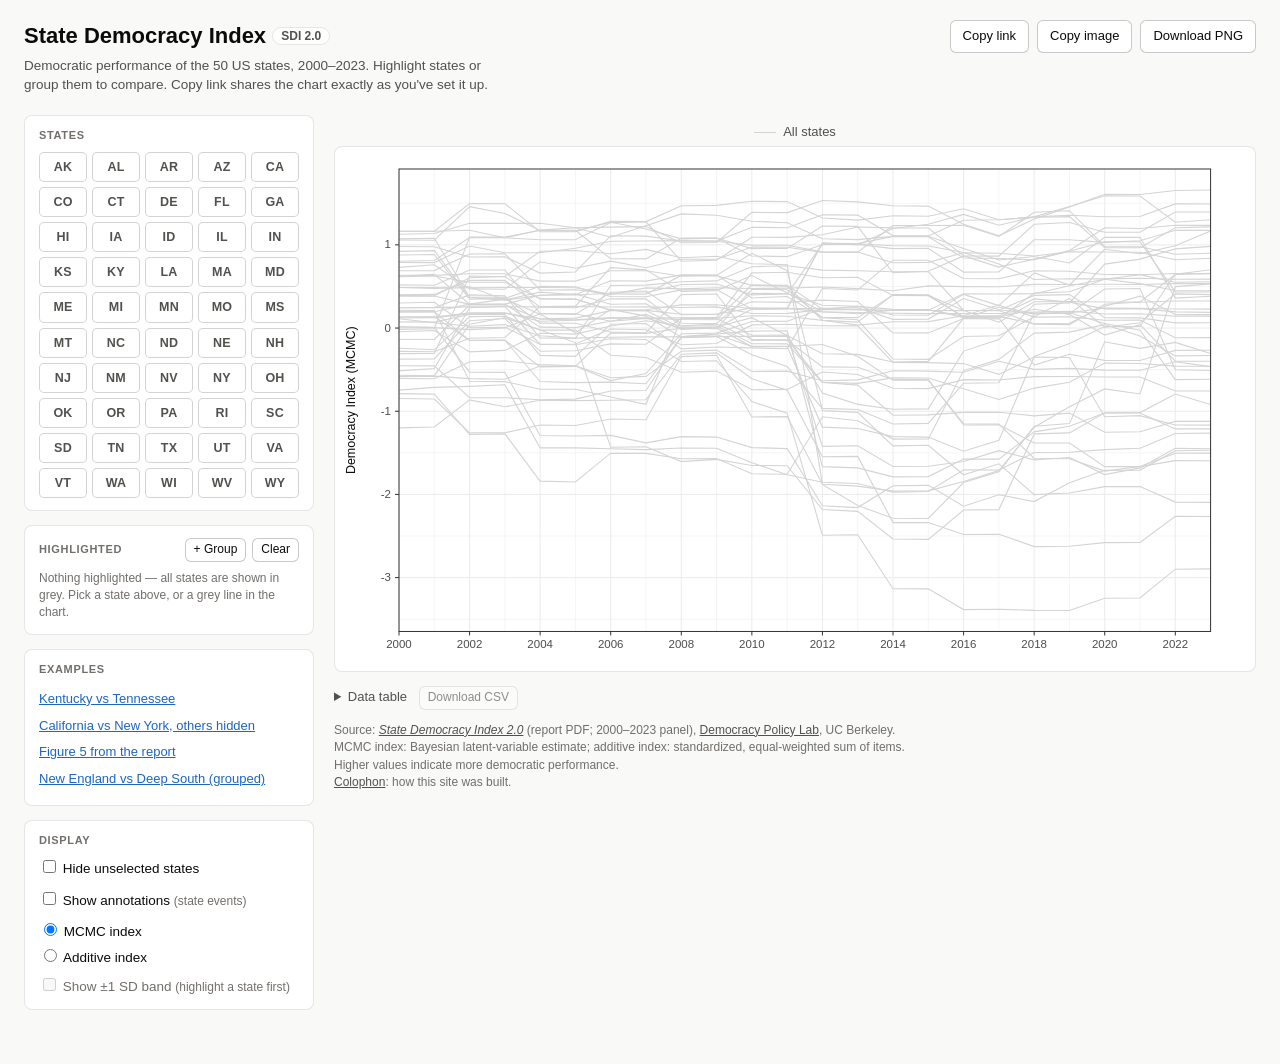
<file: docs/index.html>
<!DOCTYPE html>
<html lang="en">
<head>
<meta charset="utf-8">
<meta name="viewport" content="width=device-width, initial-scale=1">
<meta name="color-scheme" content="light">
<title>SDI 2.0 Explorer — State Democracy Index</title>
<meta name="description" content="Interactive explorer for the State Democracy Index (SDI 2.0), 2000–2023. Highlight and compare states; share views by URL.">
<link rel="canonical" href="https://jyouyang.github.io/sdix/">
<meta property="og:type" content="website">
<meta property="og:title" content="SDI 2.0 Explorer — State Democracy Index">
<meta property="og:description" content="Plot and compare the democratic performance of the 50 US states, 2000–2023. Highlight individual states or groups; every view is shareable by URL.">
<meta property="og:url" content="https://jyouyang.github.io/sdix/">
<meta property="og:site_name" content="SDI 2.0 Explorer">
<meta name="twitter:card" content="summary">
<link rel="icon" href="data:image/svg+xml,<svg xmlns=%22http://www.w3.org/2000/svg%22 viewBox=%220 0 100 100%22><text y=%22.9em%22 font-size=%2290%22>🗳️</text></svg>">
<link rel="stylesheet" href="style.css">
</head>
<body>
<header class="site-header">
  <div>
    <h1>State Democracy Index <span class="version">SDI&nbsp;2.0</span></h1>
    <p class="subtitle">Democratic performance of the 50 US states, 2000–&#8288;2023.
      Highlight states or group them to compare.
      Copy link shares the chart exactly as you've set it up.</p>
  </div>
  <div class="header-actions">
    <button id="copy-link" class="btn" type="button" title="Copy a shareable link to this view">Copy link</button>
    <button id="copy-image" class="btn" type="button" title="Copy the current chart as a PNG image">Copy image</button>
    <button id="download-png" class="btn" type="button" title="Download the current chart as a PNG file">Download PNG</button>
  </div>
</header>

<main class="layout">
  <aside class="controls" aria-label="Chart controls">
    <section class="control-block">
      <h2>States</h2>
      <div id="state-grid" class="state-grid" role="group" aria-label="Toggle states"></div>
    </section>

    <section class="control-block">
      <div class="block-head">
        <h2>Highlighted</h2>
        <span class="head-btns">
          <button id="new-group" class="btn small" type="button">+ Group</button>
          <button id="clear-all" class="btn small" type="button">Clear</button>
        </span>
      </div>
      <ul id="series-list" class="series-list" aria-live="polite"></ul>
      <p id="series-hint" class="hint" aria-live="polite"></p>
    </section>

    <section class="control-block examples">
      <h2>Examples</h2>
      <ul>
        <li><a href="?s=KY&s=TN">Kentucky vs Tennessee</a></li>
        <li><a href="?s=CA&s=NY&hide=1">California vs New York, others hidden</a></li>
        <li><a href="?s=CA&s=WA&s=NC&s=MI&s=TN">Figure&nbsp;5 from the report</a></li>
        <li><a href="?s=New%20England%3ACT%2CMA%2CME%2CNH%2CRI%2CVT&s=Deep%20South%3AAL%2CGA%2CLA%2CMS%2CSC">New England vs Deep South (grouped)</a></li>
      </ul>
    </section>

    <section class="control-block">
      <h2>Display</h2>
      <label class="check-row check-row-top">
        <input type="checkbox" id="hide-others"> Hide unselected states
      </label>
      <label class="check-row check-row-top">
        <input type="checkbox" id="show-notes"> Show annotations <span class="hint">(state events)</span>
      </label>
      <div class="radio-row" role="radiogroup" aria-label="Measure">
        <label><input type="radio" name="metric" value="mcmc" checked> MCMC index</label>
        <label><input type="radio" name="metric" value="additive"> Additive index</label>
      </div>
      <label class="check-row" id="band-row">
        <input type="checkbox" id="band"> Show ±1 SD band <span class="hint" id="band-hint">(MCMC only)</span>
      </label>
    </section>
  </aside>

  <section class="chart-area">
    <div id="legend" class="legend" aria-hidden="true"></div>
    <div id="readout" class="readout"></div>
    <div id="chart-wrap" class="chart-wrap">
      <svg id="chart" role="img" aria-label="Line chart of state democracy index by year"></svg>
      <div id="tooltip" class="tooltip" hidden></div>
    </div>
    <div id="readout-notes" class="readout-notes"></div>
    <details class="table-view">
      <summary>Data table <button id="download-csv" class="btn small" type="button" title="Download the table as a CSV file">Download CSV</button></summary>
      <div id="table-wrap" class="table-wrap"></div>
    </details>
    <p class="source">Source: <a href="https://democracypolicylab.berkeley.edu/wp-content/uploads/2024/12/SDI-2.0-Report.pdf"><em>State Democracy Index 2.0</em></a> (report&nbsp;PDF; 2000–2023 panel),
      <a href="https://democracypolicylab.berkeley.edu/state-democracy-index/">Democracy Policy Lab</a>, UC&nbsp;Berkeley.<br>
      MCMC index: Bayesian latent-variable estimate; additive index: standardized,
      equal-weighted sum of items.<br>
      Higher values indicate more democratic performance.<br>
      <a href="history.html">Colophon</a>: how this site was built.</p>
  </section>
</main>

<script src="data.js" defer></script>
<script src="annotations.js" defer></script>
<script src="app.js" defer></script>
</body>
</html>
</file>
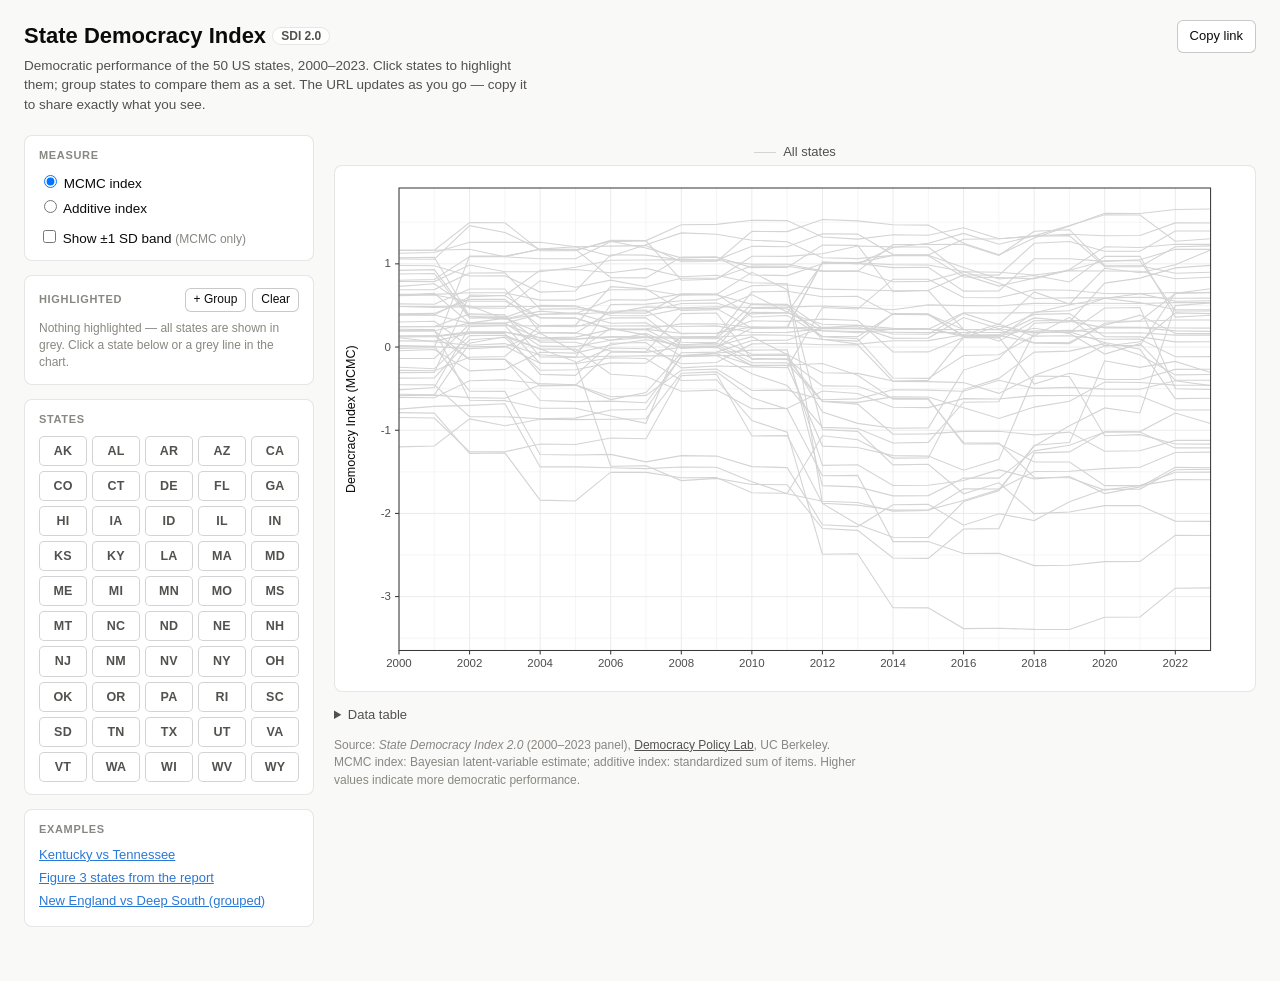
<file: site/index.html>
<!DOCTYPE html>
<html lang="en">
<head>
<meta charset="utf-8">
<meta name="viewport" content="width=device-width, initial-scale=1">
<title>SDI 2.0 Explorer — State Democracy Index</title>
<meta name="description" content="Interactive explorer for the State Democracy Index (SDI 2.0), 2000–2023. Highlight and compare states; share views by URL.">
<link rel="stylesheet" href="style.css">
</head>
<body>
<header class="site-header">
  <div>
    <h1>State Democracy Index <span class="version">SDI&nbsp;2.0</span></h1>
    <p class="subtitle">Democratic performance of the 50 US states, 2000–2023.
      Click states to highlight them; group states to compare them as a set.
      The URL updates as you go — copy it to share exactly what you see.</p>
  </div>
  <div class="header-actions">
    <button id="copy-link" class="btn" type="button" title="Copy a shareable link to this view">Copy link</button>
  </div>
</header>

<main class="layout">
  <aside class="controls" aria-label="Chart controls">
    <section class="control-block">
      <h2>Measure</h2>
      <div class="radio-row" role="radiogroup" aria-label="Measure">
        <label><input type="radio" name="metric" value="mcmc" checked> MCMC index</label>
        <label><input type="radio" name="metric" value="additive"> Additive index</label>
      </div>
      <label class="check-row" id="band-row">
        <input type="checkbox" id="band"> Show ±1 SD band <span class="hint">(MCMC only)</span>
      </label>
    </section>

    <section class="control-block">
      <div class="block-head">
        <h2>Highlighted</h2>
        <span class="head-btns">
          <button id="new-group" class="btn small" type="button">+ Group</button>
          <button id="clear-all" class="btn small" type="button">Clear</button>
        </span>
      </div>
      <ul id="series-list" class="series-list" aria-live="polite"></ul>
      <p id="series-hint" class="hint"></p>
    </section>

    <section class="control-block">
      <h2>States</h2>
      <div id="state-grid" class="state-grid" role="group" aria-label="Toggle states"></div>
    </section>

    <section class="control-block examples">
      <h2>Examples</h2>
      <a href="?s=KY&s=TN">Kentucky vs Tennessee</a>
      <a href="?s=CA&s=NC&s=TN&s=MI&s=WA">Figure&nbsp;3 states from the report</a>
      <a href="?s=New%20England%3ACT%2CMA%2CME%2CNH%2CRI%2CVT&s=Deep%20South%3AAL%2CGA%2CLA%2CMS%2CSC">New England vs Deep South (grouped)</a>
    </section>
  </aside>

  <section class="chart-area">
    <div id="legend" class="legend" aria-hidden="true"></div>
    <div id="chart-wrap" class="chart-wrap">
      <svg id="chart" role="img" aria-label="Line chart of state democracy index by year"></svg>
      <div id="tooltip" class="tooltip" hidden></div>
    </div>
    <details class="table-view">
      <summary>Data table</summary>
      <div id="table-wrap" class="table-wrap"></div>
    </details>
    <p class="source">Source: <em>State Democracy Index 2.0</em> (2000–2023 panel),
      <a href="https://democracypolicylab.berkeley.edu/state-democracy-index/">Democracy Policy Lab</a>,
      UC&nbsp;Berkeley. MCMC index: Bayesian latent-variable estimate; additive index: standardized
      sum of items. Higher values indicate more democratic performance.</p>
  </section>
</main>

<script src="data.js"></script>
<script src="app.js"></script>
</body>
</html>
</file>
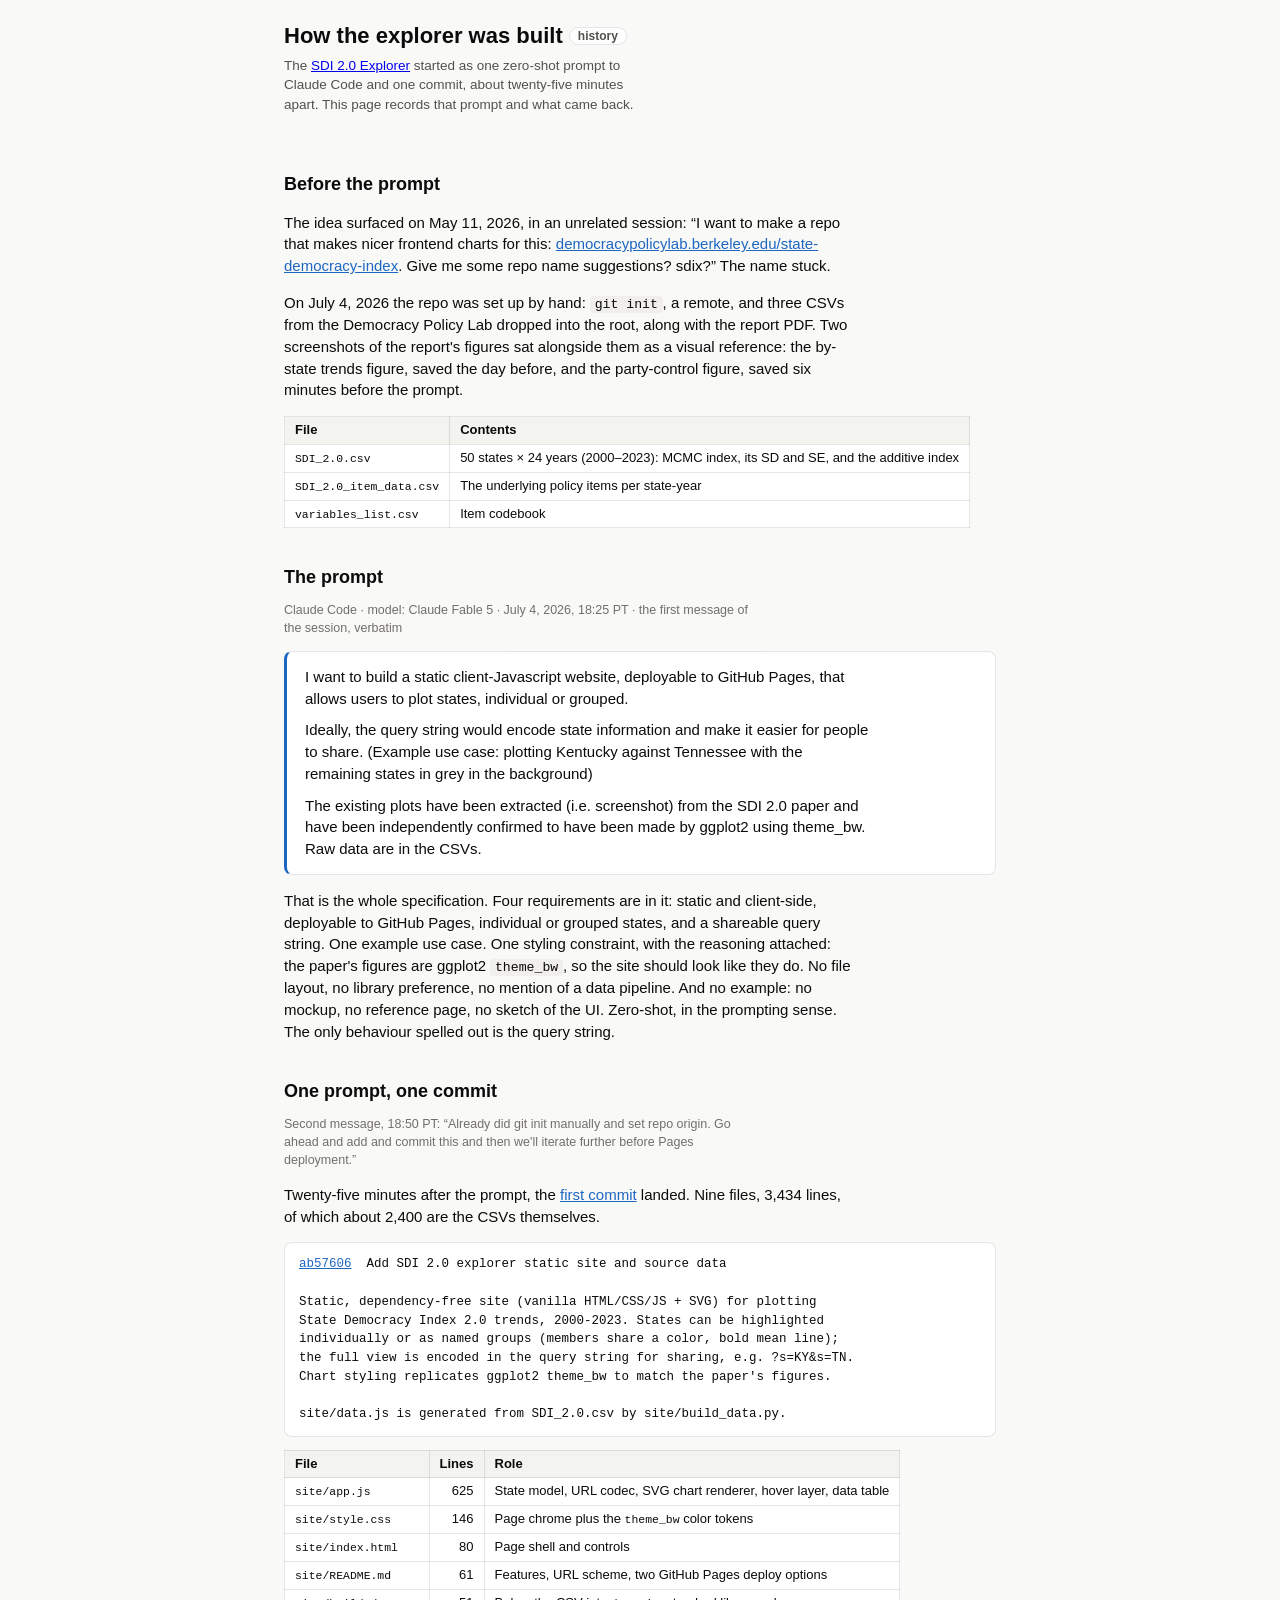
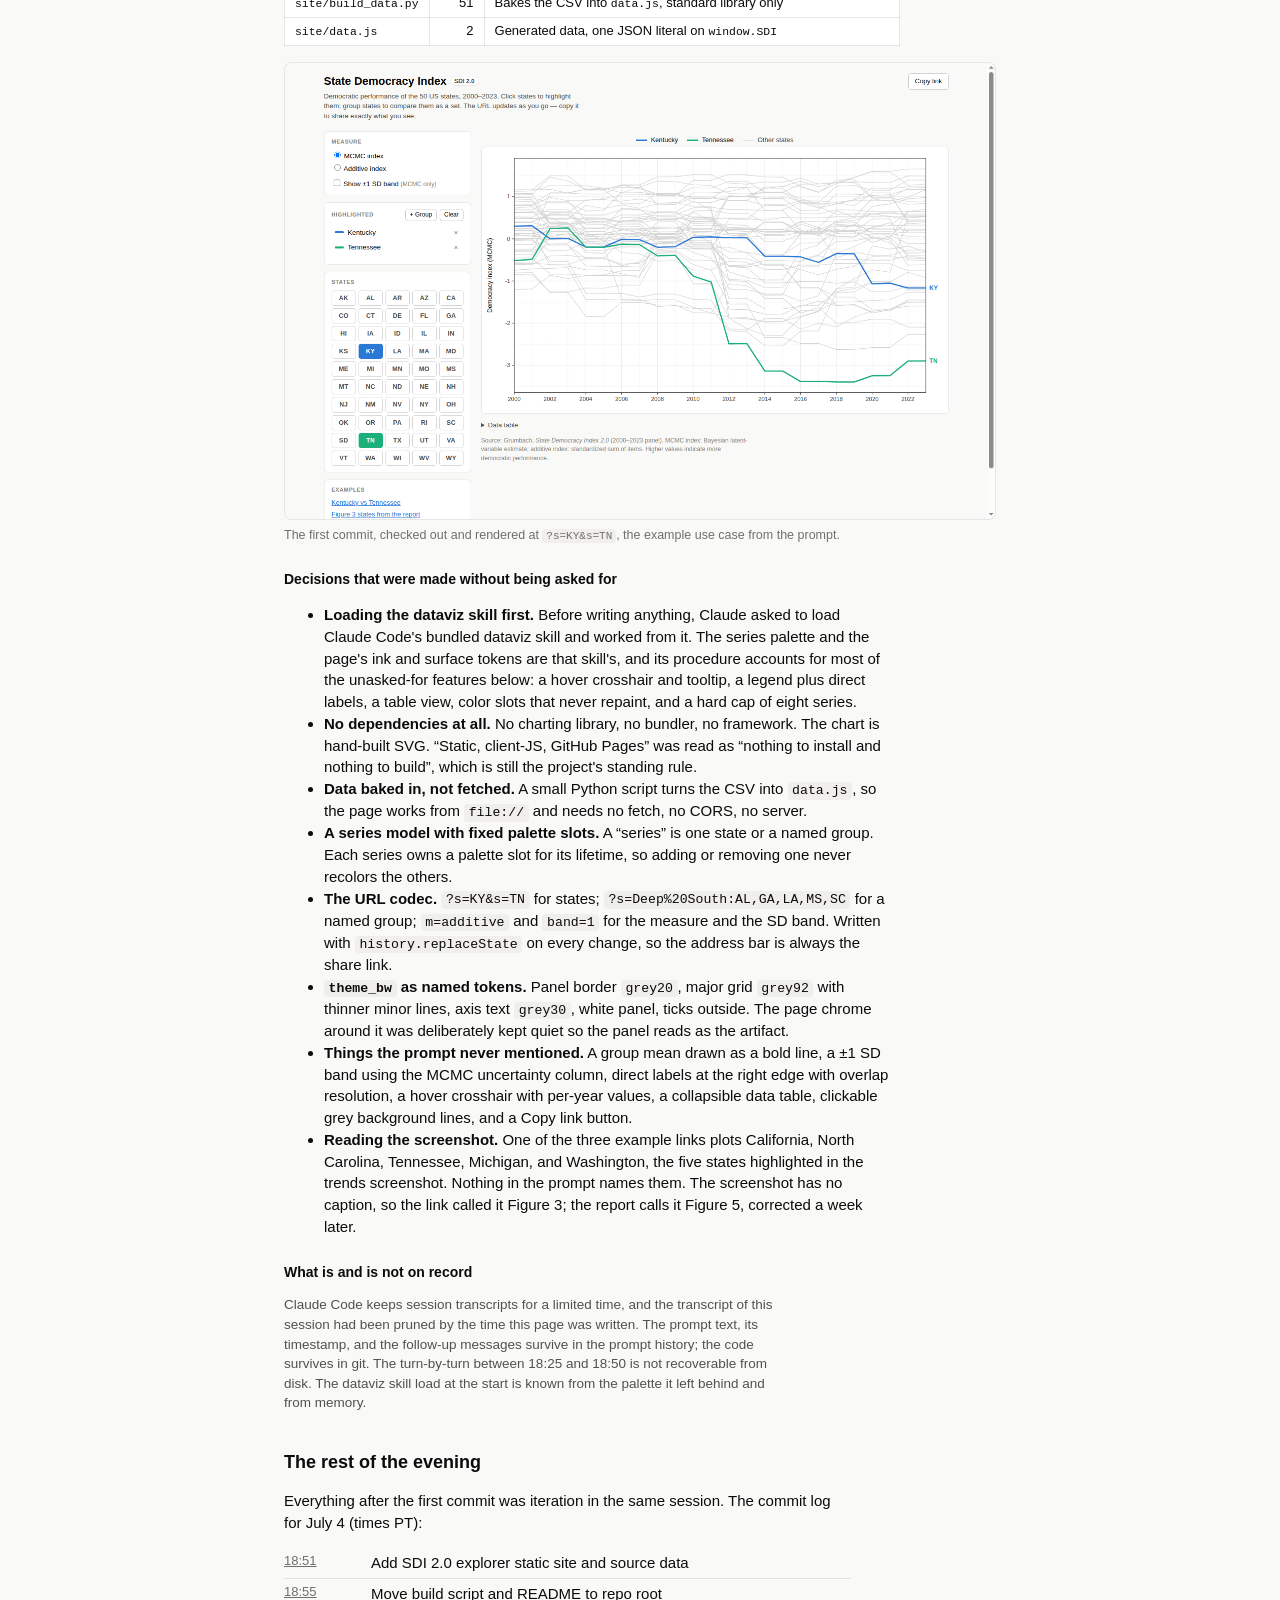
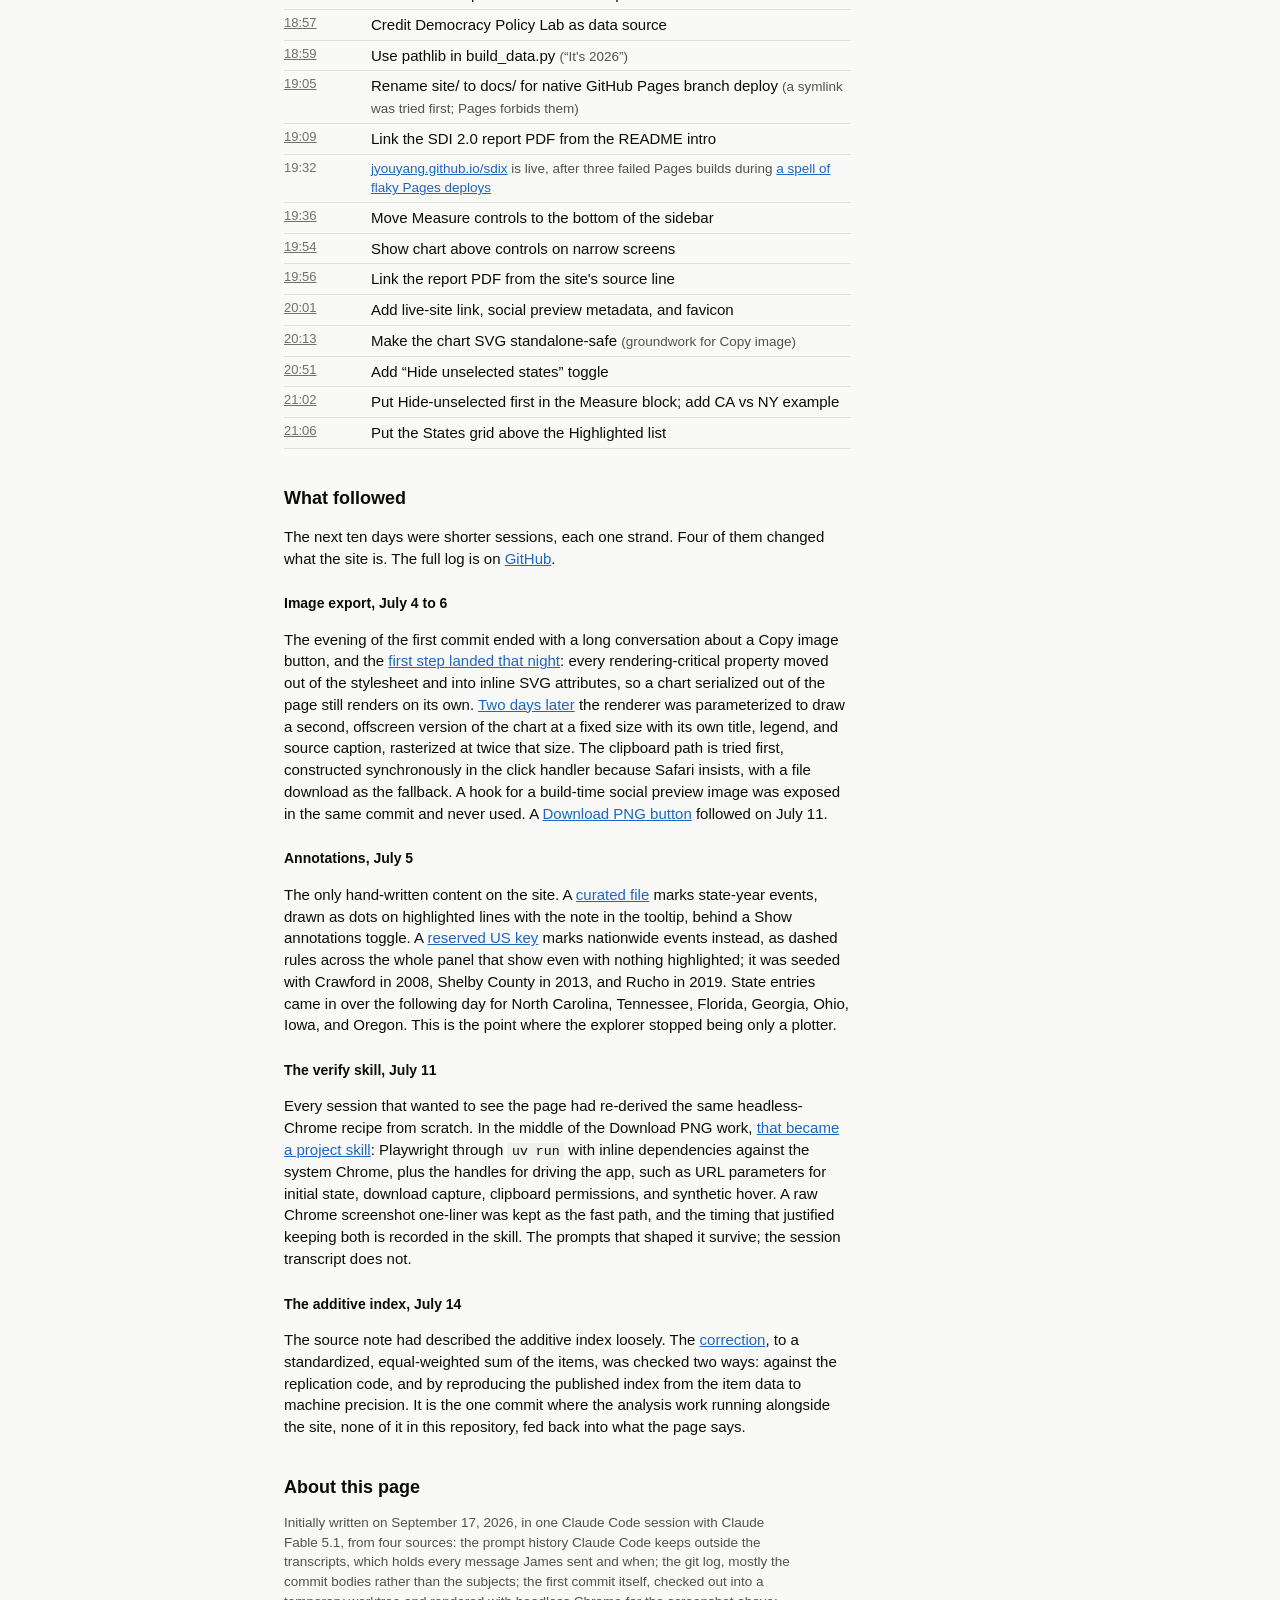
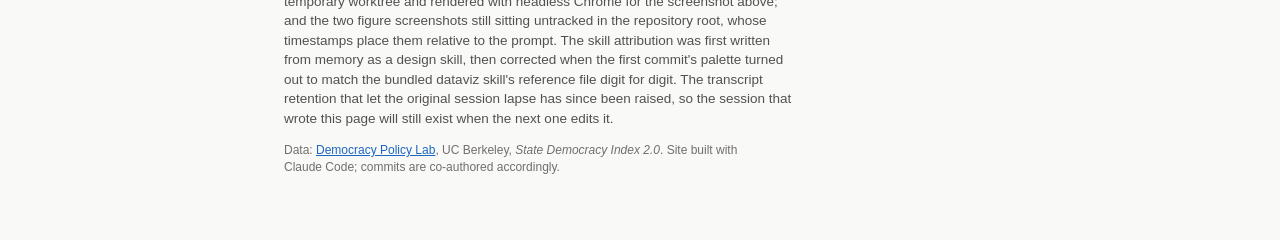
<file: docs/history.html>
<!DOCTYPE html>
<html lang="en">
<head>
<meta charset="utf-8">
<meta name="viewport" content="width=device-width, initial-scale=1">
<meta name="color-scheme" content="light">
<title>How the SDI 2.0 Explorer was built</title>
<meta name="description" content="Project history: the single prompt that produced the first version of the SDI 2.0 Explorer, and what came back.">
<link rel="canonical" href="https://jyouyang.github.io/sdix/history.html">
<link rel="icon" href="data:image/svg+xml,<svg xmlns=%22http://www.w3.org/2000/svg%22 viewBox=%220 0 100 100%22><text y=%22.9em%22 font-size=%2290%22>🗳️</text></svg>">
<link rel="stylesheet" href="style.css">
<style>
  .site-header { max-width: 760px; }
  .prose { max-width: 760px; margin: 0 auto; padding: 8px 24px 56px; font-size: 15px; }
  .prose h2 { font-size: 18px; margin: 36px 0 10px; }
  .prose h3 { font-size: 14px; margin: 24px 0 6px; }
  .prose p, .prose li { max-width: 68ch; }
  .prose a { color: var(--accent); }
  .prose blockquote {
    margin: 14px 0; padding: 14px 18px; background: var(--surface);
    border: 1px solid var(--hairline); border-left: 3px solid var(--accent); border-radius: 8px;
  }
  .prose blockquote p { margin: 0 0 10px; }
  .prose blockquote p:last-child { margin-bottom: 0; }
  .meta { color: var(--muted); font-size: 12.5px; margin: 0 0 4px; }
  .prose pre {
    background: var(--surface); border: 1px solid var(--hairline); border-radius: 8px;
    padding: 12px 14px; font-size: 12.5px; overflow-x: auto; line-height: 1.5;
  }
  .prose code {
    font-family: ui-monospace, SFMono-Regular, Menlo, Consolas, monospace; font-size: 0.88em;
    background: #f0efeb; border-radius: 4px; padding: 0.1em 0.35em;
    -webkit-box-decoration-break: clone; box-decoration-break: clone; /* keep the chip intact across a wrap */
  }
  .prose pre code, .prose td code { background: none; padding: 0; border-radius: 0; } /* already framed */
  .prose table { border-collapse: collapse; background: var(--surface); font-size: 13px; margin: 10px 0; }
  .prose th, .prose td { border: 1px solid var(--hairline); padding: 4px 10px; text-align: left; vertical-align: top; }
  .prose th { background: #f3f3f0; font-weight: 600; }
  .prose td.num { text-align: right; font-variant-numeric: tabular-nums; }
  .prose figure { margin: 16px 0; }
  .prose figure img { display: block; width: 100%; height: auto; border: 1px solid var(--hairline); border-radius: 8px; background: var(--surface); }
  .prose figcaption { color: var(--muted); font-size: 12.5px; margin-top: 6px; }
  .timeline { list-style: none; padding: 0; margin: 0; }
  .timeline li { display: grid; grid-template-columns: 5em 1fr; gap: 12px; padding: 4px 0; border-bottom: 1px solid var(--hairline); }
  .timeline time { color: var(--muted); font-variant-numeric: tabular-nums; font-size: 13px; }
  .timeline time a { color: inherit; }
  .note { color: var(--ink-2); font-size: 13.5px; }
</style>
</head>
<body>
<header class="site-header">
  <div>
    <h1>How the explorer was built <span class="version">history</span></h1>
    <p class="subtitle">The <a href="./">SDI 2.0 Explorer</a> started as one zero-shot prompt to Claude Code and one commit,
      about twenty-five minutes apart. This page records that prompt and what came back.</p>
  </div>
</header>

<main class="prose">

<h2>Before the prompt</h2>
<p>The idea surfaced on May 11, 2026, in an unrelated session: “I want to make a repo that makes nicer frontend charts
for this: <a href="https://democracypolicylab.berkeley.edu/state-democracy-index/">democracypolicylab.berkeley.edu/state-democracy-index</a>.
Give me some repo name suggestions? sdix?” The name stuck.</p>
<p>On July 4, 2026 the repo was set up by hand: <code>git init</code>, a remote, and three CSVs from the
Democracy Policy Lab dropped into the root, along with the report PDF. Two screenshots of the report's figures sat
alongside them as a visual reference: the by-state trends figure, saved the day before, and the party-control figure,
saved six minutes before the prompt.</p>
<table>
  <tr><th>File</th><th>Contents</th></tr>
  <tr><td><code>SDI_2.0.csv</code></td><td>50 states × 24 years (2000–2023): MCMC index, its SD and SE, and the additive index</td></tr>
  <tr><td><code>SDI_2.0_item_data.csv</code></td><td>The underlying policy items per state-year</td></tr>
  <tr><td><code>variables_list.csv</code></td><td>Item codebook</td></tr>
</table>

<h2>The prompt</h2>
<p class="meta">Claude Code · model: Claude Fable 5 · July 4, 2026, 18:25 PT · the first message of the session, verbatim</p>
<blockquote>
<p>I want to build a static client-Javascript website, deployable to GitHub Pages, that allows users to plot states, individual or grouped.</p>
<p>Ideally, the query string would encode state information and make it easier for people to share. (Example use case: plotting Kentucky against Tennessee with the remaining states in grey in the background)</p>
<p>The existing plots have been extracted (i.e. screenshot) from the SDI 2.0 paper and have been independently confirmed to have been made by ggplot2 using theme_bw.<br>
Raw data are in the CSVs.</p>
</blockquote>
<p>That is the whole specification. Four requirements are in it: static and client-side, deployable to GitHub Pages,
individual or grouped states, and a shareable query string. One example use case. One styling constraint, with
the reasoning attached: the paper's figures are ggplot2 <code>theme_bw</code>, so the site should look like they do.
No file layout, no library preference, no mention of a data pipeline. And no example: no mockup, no reference
page, no sketch of the UI. Zero-shot, in the prompting sense. The only behaviour spelled out is the query string.</p>

<h2>One prompt, one commit</h2>
<p class="meta">Second message, 18:50 PT: “Already did git init manually and set repo origin. Go ahead and add and commit this and then we'll iterate further before Pages deployment.”</p>
<p>Twenty-five minutes after the prompt, the <a href="https://github.com/JYOuyang/sdix/commit/ab57606a5b3309103c3a9182924abe39b9153cfe">first commit</a> landed. Nine files, 3,434 lines, of which about 2,400 are
the CSVs themselves.</p>
<pre><a href="https://github.com/JYOuyang/sdix/commit/ab57606a5b3309103c3a9182924abe39b9153cfe">ab57606</a>  Add SDI 2.0 explorer static site and source data

Static, dependency-free site (vanilla HTML/CSS/JS + SVG) for plotting
State Democracy Index 2.0 trends, 2000-2023. States can be highlighted
individually or as named groups (members share a color, bold mean line);
the full view is encoded in the query string for sharing, e.g. ?s=KY&amp;s=TN.
Chart styling replicates ggplot2 theme_bw to match the paper's figures.

site/data.js is generated from SDI_2.0.csv by site/build_data.py.</pre>

<table>
  <tr><th>File</th><th class="num">Lines</th><th>Role</th></tr>
  <tr><td><code>site/app.js</code></td><td class="num">625</td><td>State model, URL codec, SVG chart renderer, hover layer, data table</td></tr>
  <tr><td><code>site/style.css</code></td><td class="num">146</td><td>Page chrome plus the <code>theme_bw</code> color tokens</td></tr>
  <tr><td><code>site/index.html</code></td><td class="num">80</td><td>Page shell and controls</td></tr>
  <tr><td><code>site/README.md</code></td><td class="num">61</td><td>Features, URL scheme, two GitHub Pages deploy options</td></tr>
  <tr><td><code>site/build_data.py</code></td><td class="num">51</td><td>Bakes the CSV into <code>data.js</code>, standard library only</td></tr>
  <tr><td><code>site/data.js</code></td><td class="num">2</td><td>Generated data, one JSON literal on <code>window.SDI</code></td></tr>
</table>

<figure>
  <img src="history-first-commit.png" width="1400" height="900" alt="The first commit's site rendered at ?s=KY&s=TN: a sidebar of controls and state chips on the left, and on the right a white ggplot2-style panel with all fifty states as thin grey lines, Kentucky in blue and Tennessee in green highlighted and labeled at the right edge.">
  <figcaption>The first commit, checked out and rendered at <code>?s=KY&amp;s=TN</code>, the example use case from the prompt.</figcaption>
</figure>

<h3>Decisions that were made without being asked for</h3>
<ul>
  <li><strong>Loading the dataviz skill first.</strong> Before writing anything, Claude asked to load Claude Code's
    bundled dataviz skill and worked from it. The series palette and the page's ink and surface tokens are that skill's,
    and its procedure accounts for most of the unasked-for features below: a hover crosshair and tooltip, a legend plus
    direct labels, a table view, color slots that never repaint, and a hard cap of eight series.</li>
  <li><strong>No dependencies at all.</strong> No charting library, no bundler, no framework. The chart is hand-built SVG.
    “Static, client-JS, GitHub Pages” was read as “nothing to install and nothing to build”, which is still the project's standing rule.</li>
  <li><strong>Data baked in, not fetched.</strong> A small Python script turns the CSV into <code>data.js</code>, so the page
    works from <code>file://</code> and needs no fetch, no CORS, no server.</li>
  <li><strong>A series model with fixed palette slots.</strong> A “series” is one state or a named group. Each series owns
    a palette slot for its lifetime, so adding or removing one never recolors the others.</li>
  <li><strong>The URL codec.</strong> <code>?s=KY&amp;s=TN</code> for states; <code>?s=Deep%20South:AL,GA,LA,MS,SC</code> for a named
    group; <code>m=additive</code> and <code>band=1</code> for the measure and the SD band. Written with
    <code>history.replaceState</code> on every change, so the address bar is always the share link.</li>
  <li><strong><code>theme_bw</code> as named tokens.</strong> Panel border <code>grey20</code>, major grid <code>grey92</code> with thinner minor lines,
    axis text <code>grey30</code>, white panel, ticks outside. The page chrome around it was deliberately kept quiet so the panel reads as the artifact.</li>
  <li><strong>Things the prompt never mentioned.</strong> A group mean drawn as a bold line, a ±1 SD band using the MCMC
    uncertainty column, direct labels at the right edge with overlap resolution, a hover crosshair with per-year values,
    a collapsible data table, clickable grey background lines, and a Copy link button.</li>
  <li><strong>Reading the screenshot.</strong> One of the three example links plots California, North Carolina, Tennessee,
    Michigan, and Washington, the five states highlighted in the trends screenshot. Nothing in the prompt names them. The
    screenshot has no caption, so the link called it Figure 3; the report calls it Figure 5, corrected a week later.</li>
</ul>

<h3>What is and is not on record</h3>
<p class="note">Claude Code keeps session transcripts for a limited time, and the transcript of this session had been
pruned by the time this page was written. The prompt text, its timestamp, and the follow-up messages survive in the
prompt history; the code survives in git. The turn-by-turn between 18:25 and 18:50 is not recoverable from disk.
The dataviz skill load at the start is known from the palette it left behind and from memory.</p>

<h2>The rest of the evening</h2>
<p>Everything after the first commit was iteration in the same session. The commit log for July 4 (times PT):</p>
<ul class="timeline">
  <li><time><a href="https://github.com/JYOuyang/sdix/commit/ab57606a5b3309103c3a9182924abe39b9153cfe">18:51</a></time><span>Add SDI 2.0 explorer static site and source data</span></li>
  <li><time><a href="https://github.com/JYOuyang/sdix/commit/005f3d509993850c11391674419eac607f78de19">18:55</a></time><span>Move build script and README to repo root</span></li>
  <li><time><a href="https://github.com/JYOuyang/sdix/commit/ee1b2d33ec4d77e7155b26c50bcc5f733db5301e">18:57</a></time><span>Credit Democracy Policy Lab as data source</span></li>
  <li><time><a href="https://github.com/JYOuyang/sdix/commit/af10e4207e26f0daa5739ea7579c0a86d013afa2">18:59</a></time><span>Use pathlib in build_data.py <span class="note">(“It's 2026”)</span></span></li>
  <li><time><a href="https://github.com/JYOuyang/sdix/commit/f7be9e70154269f153526a23a3eb59a3d60c3a44">19:05</a></time><span>Rename site/ to docs/ for native GitHub Pages branch deploy <span class="note">(a symlink was tried first; Pages forbids them)</span></span></li>
  <li><time><a href="https://github.com/JYOuyang/sdix/commit/b212f80a0eb5b77ff1f3bcb64b14cdc2976b4928">19:09</a></time><span>Link the SDI 2.0 report PDF from the README intro</span></li>
  <li><time>19:32</time><span class="note"><a href="https://jyouyang.github.io/sdix/">jyouyang.github.io/sdix</a> is live, after three failed Pages builds during <a href="https://github.com/orgs/community/discussions/200823">a spell of flaky Pages deploys</a></span></li>
  <li><time><a href="https://github.com/JYOuyang/sdix/commit/a6ec53c37db0bedb31f41c18c0dcaa56a6c23647">19:36</a></time><span>Move Measure controls to the bottom of the sidebar</span></li>
  <li><time><a href="https://github.com/JYOuyang/sdix/commit/682e56535aeb163f489f8245d3ec151e2866d4a9">19:54</a></time><span>Show chart above controls on narrow screens</span></li>
  <li><time><a href="https://github.com/JYOuyang/sdix/commit/db07e501810e7df1ee5ddc4e85ded0898314a952">19:56</a></time><span>Link the report PDF from the site's source line</span></li>
  <li><time><a href="https://github.com/JYOuyang/sdix/commit/40be6f3d10db0d4468a2b23f818832e81a18ae12">20:01</a></time><span>Add live-site link, social preview metadata, and favicon</span></li>
  <li><time><a href="https://github.com/JYOuyang/sdix/commit/5ac751d00799f6026d50637a8dd943069682cf99">20:13</a></time><span>Make the chart SVG standalone-safe <span class="note">(groundwork for Copy image)</span></span></li>
  <li><time><a href="https://github.com/JYOuyang/sdix/commit/07f104861856a42b4318264b816a1f8408ad07b6">20:51</a></time><span>Add “Hide unselected states” toggle</span></li>
  <li><time><a href="https://github.com/JYOuyang/sdix/commit/17644eec09f4e4de3970afcf1506148ebd7fa40b">21:02</a></time><span>Put Hide-unselected first in the Measure block; add CA vs NY example</span></li>
  <li><time><a href="https://github.com/JYOuyang/sdix/commit/09ffe61ce2fd30c8aeaeea6dc9f16b35c3ab53c9">21:06</a></time><span>Put the States grid above the Highlighted list</span></li>
</ul>
<h2>What followed</h2>
<p>The next ten days were shorter sessions, each one strand. Four of them changed what the site is. The full log is on
<a href="https://github.com/JYOuyang/sdix/commits/main">GitHub</a>.</p>

<h3>Image export, July 4 to 6</h3>
<p>The evening of the first commit ended with a long conversation about a Copy image button, and the <a href="https://github.com/JYOuyang/sdix/commit/5ac751d00799f6026d50637a8dd943069682cf99">first step landed
that night</a>: every rendering-critical property moved out of the stylesheet and into inline SVG attributes, so a chart
serialized out of the page still renders on its own. <a href="https://github.com/JYOuyang/sdix/commit/aee401a15302bc30e63230cf5c67a5fcc1647f29">Two days later</a> the renderer was parameterized to draw a second,
offscreen version of the chart at a fixed size with its own title, legend, and source caption, rasterized at twice
that size. The clipboard path is tried first, constructed synchronously in the click handler because Safari insists,
with a file download as the fallback. A hook for a build-time social preview image was exposed in the same commit
and never used. A <a href="https://github.com/JYOuyang/sdix/commit/ab3ca93a8988d535e1cd090080071c6b6a1d54db">Download PNG button</a> followed on July 11.</p>

<h3>Annotations, July 5</h3>
<p>The only hand-written content on the site. A <a href="https://github.com/JYOuyang/sdix/commit/6ebfbbbfe7b20fa382238ec12dfadba3ec6813db">curated file</a> marks state-year events, drawn as dots on highlighted
lines with the note in the tooltip, behind a Show annotations toggle. A <a href="https://github.com/JYOuyang/sdix/commit/5b22af3d7aee0572ad66791142ad443dd787941d">reserved US key</a> marks nationwide events
instead, as dashed rules across the whole panel that show even with nothing highlighted; it was seeded with
Crawford in 2008, Shelby County in 2013, and Rucho in 2019. State entries came in over the following day for North
Carolina, Tennessee, Florida, Georgia, Ohio, Iowa, and Oregon. This is the point where the explorer stopped being only
a plotter.</p>

<h3>The verify skill, July 11</h3>
<p>Every session that wanted to see the page had re-derived the same headless-Chrome recipe from scratch. In the middle
of the Download PNG work, <a href="https://github.com/JYOuyang/sdix/commit/e82f7446525053f28078ba94e253ce47286ae635">that became a project skill</a>: Playwright through <code>uv run</code> with inline
dependencies against the system Chrome, plus the handles for driving the app, such as URL parameters for initial
state, download capture, clipboard permissions, and synthetic hover. A raw Chrome screenshot one-liner was kept as the
fast path, and the timing that justified keeping both is recorded in the skill. The prompts that shaped it survive;
the session transcript does not.</p>

<h3>The additive index, July 14</h3>
<p>The source note had described the additive index loosely. The <a href="https://github.com/JYOuyang/sdix/commit/72b3b7a20fdda38b56a485ea466ca574b9de8ef2">correction</a>, to a standardized, equal-weighted sum of
the items, was checked two ways: against the replication code, and by reproducing the published index from the item
data to machine precision. It is the one commit where the analysis work running alongside the site, none of it in
this repository, fed back into what the page says.</p>

<h2>About this page</h2>
<p class="note">Initially written on September 17, 2026, in one Claude Code session with Claude Fable 5.1, from four sources: the
prompt history Claude Code keeps outside the transcripts, which holds every message James sent and when; the git log,
mostly the commit bodies rather than the subjects; the first commit itself, checked out into a temporary worktree and
rendered with headless Chrome for the screenshot above; and the two figure screenshots still sitting untracked in the
repository root, whose timestamps place them relative to the prompt. The skill attribution was first written from
memory as a design skill, then corrected when the first commit's palette turned out to match the bundled dataviz
skill's reference file digit for digit. The transcript retention that let the original session lapse has since been
raised, so the session that wrote this page will still exist when the next one edits it.</p>

<p class="source">Data: <a href="https://democracypolicylab.berkeley.edu/state-democracy-index/">Democracy Policy Lab</a>, UC Berkeley,
<em>State Democracy Index 2.0</em>. Site built with Claude Code; commits are co-authored accordingly.</p>

</main>
</body>
</html>
</file>
<file: docs/style.css>
/* SDI 2.0 Explorer — page chrome kept quiet so the theme_bw panel reads as the artifact. */
:root {
  --page: #f9f9f7;
  --surface: #ffffff;
  --ink: #0b0b0b;
  --ink-2: #52514e;
  --muted: #726f6b;
  --hairline: rgba(11, 11, 11, 0.10);
  --accent: #1d66c2;
  /* ggplot2 theme_bw panel tokens */
  --panel-border: #333333;   /* grey20 */
  --grid-major: #ebebeb;     /* grey92 */
  --axis-text: #4d4d4d;      /* grey30 */
  --bg-line: #d4d4d4;        /* unhighlighted states */
  font-family: Arial, Helvetica, "Segoe UI", system-ui, sans-serif;
}

* { box-sizing: border-box; }
html, body { margin: 0; }
body { background: var(--page); color: var(--ink); line-height: 1.45; }

.site-header {
  display: flex; align-items: flex-start; justify-content: space-between; gap: 16px;
  padding: 20px 24px 12px; max-width: 1280px; margin: 0 auto;
}
.site-header h1 { margin: 0 0 4px; font-size: 22px; font-weight: 700; }
.version {
  font-size: 12px; font-weight: 600; color: var(--ink-2);
  border: 1px solid var(--hairline); border-radius: 10px; padding: 1px 8px;
  vertical-align: 3px; background: var(--surface);
}
.subtitle { margin: 0; max-width: 68ch; color: var(--ink-2); font-size: 13.5px; text-wrap: balance; }
.header-actions { display: flex; flex-wrap: wrap; gap: 8px; }
@media (max-width: 880px) {
  .site-header { flex-wrap: wrap; } /* actions drop to a row under the title */
}

.btn {
  font: inherit; font-size: 13px; color: var(--ink);
  background: var(--surface); border: 1px solid rgba(11,11,11,0.22);
  border-radius: 6px; padding: 6px 12px; cursor: pointer; white-space: nowrap;
}
.btn:hover { border-color: var(--ink); }
.btn.small { padding: 2px 8px; font-size: 12px; }
.btn.copied { background: #eaf6ea; border-color: #0ca30c; }

.layout {
  display: grid; grid-template-columns: 290px minmax(0, 1fr); gap: 20px;
  max-width: 1280px; margin: 0 auto; padding: 8px 24px 40px;
}
@media (max-width: 880px) {
  .layout { grid-template-columns: 1fr; }
  .chart-area { order: -1; } /* chart above the controls when stacked */
}

.controls { min-width: 0; }
.control-block {
  background: var(--surface); border: 1px solid var(--hairline); border-radius: 8px;
  padding: 12px 14px; margin-bottom: 14px;
}
.control-block h2 {
  margin: 0 0 8px; font-size: 11px; font-weight: 700; letter-spacing: 0.06em;
  text-transform: uppercase; color: var(--muted);
}
.block-head { display: flex; align-items: center; justify-content: space-between; margin-bottom: 8px; }
.block-head h2 { margin: 0; }
.head-btns { display: flex; gap: 6px; }

.radio-row { display: flex; flex-direction: column; gap: 4px; font-size: 13.5px; }
.check-row { display: block; margin-top: 8px; font-size: 13.5px; }
.check-row-top { margin: 0 0 10px; }
.check-row input:disabled + span, .check-row:has(input:disabled) { color: var(--muted); }
.hint { color: var(--muted); font-size: 12px; margin: 6px 0 0; border-radius: 4px; }
.hint.flash { color: #8a5a00; animation: hint-flash 1.2s ease-out; }
@keyframes hint-flash {
  from { background: #fbe9c4; }
  to { background: transparent; }
}
@media (prefers-reduced-motion: reduce) {
  .hint.flash { animation: none; }
}

/* Series list */
.series-list { list-style: none; margin: 0; padding: 0; }
.series-list li {
  display: flex; align-items: center; gap: 8px; padding: 5px 6px;
  border-radius: 6px; font-size: 13.5px;
}
.series-list li.group { flex-wrap: wrap; }
.series-list li.active-target { outline: 2px solid var(--accent); outline-offset: -2px; background: #f2f7fd; }
.swatch { width: 18px; height: 4px; border-radius: 2px; flex: none; }
.series-label { flex: 1 1 auto; min-width: 0; overflow: hidden; text-overflow: ellipsis; white-space: nowrap; }
.series-label input {
  font: inherit; width: 100%; border: none; border-bottom: 1px dashed var(--hairline);
  background: transparent; padding: 0;
}
.series-label input:focus { outline: none; border-bottom-color: var(--accent); }
.member-chips { flex-basis: 100%; padding-left: 26px; font-size: 12px; color: var(--ink-2); }
.remove-btn {
  border: none; background: none; cursor: pointer; color: var(--muted);
  font-size: 15px; line-height: 1; padding: 2px 4px; flex: none;
}
.remove-btn:hover { color: #d03b3b; }

/* State chip grid */
.state-grid { display: grid; grid-template-columns: repeat(auto-fill, minmax(44px, 1fr)); gap: 5px; }
.state-chip {
  font: inherit; font-size: 12.5px; font-weight: 600; letter-spacing: 0.02em;
  padding: 5px 0; text-align: center; cursor: pointer;
  border: 1px solid rgba(11,11,11,0.18); border-radius: 5px;
  background: var(--surface); color: var(--ink-2);
}
.state-chip:hover { border-color: var(--ink); color: var(--ink); }
.state-chip.on { color: #fff; border-color: transparent; }
.state-chip.capped { opacity: 0.35; cursor: not-allowed; }
.state-chip.capped:hover { border-color: rgba(11,11,11,0.18); color: var(--ink-2); }

.examples ul { list-style: none; margin: 0; padding: 0; }
.examples a { display: block; font-size: 13px; color: var(--accent); padding: 4px 0; }

/* Chart area */
.chart-area { min-width: 0; }
.legend {
  display: flex; flex-wrap: wrap; gap: 4px 18px; justify-content: center;
  padding: 8px 10px 4px; font-size: 13px; color: var(--ink);
}
.legend .entry { display: inline-flex; align-items: center; gap: 7px; }
.legend .key { width: 22px; height: 0; border-top-width: 3px; border-top-style: solid; }
.legend .entry.other { color: var(--ink-2); }
.legend .entry.other .key { border-top-width: 1.5px; }

.chart-wrap {
  position: relative; background: var(--surface);
  border: 1px solid var(--hairline); border-radius: 8px; padding: 10px 6px 6px;
}
#chart { display: block; width: 100%; }

/* Touch readout: on devices without hover it stands in for the legend and
   the tooltip. Rows keep legend order (no re-sort while scrubbing) so each
   value stays in one place under the eye. */
.readout, .readout-notes { display: none; }
@media (hover: none) {
  .legend { display: none; }
  .readout {
    display: grid; grid-template-columns: repeat(auto-fill, minmax(150px, 1fr));
    column-gap: 14px; row-gap: 3px; margin: 0 0 8px; font-size: 13px;
  }
  .readout-notes { display: block; margin-top: 8px; }
  #chart {
    touch-action: pan-y; /* vertical swipes scroll; horizontal drags scrub */
    -webkit-tap-highlight-color: transparent; /* else Android flashes a line's whole bounding box */
  }
}
.readout .ro-year { grid-column: 1 / -1; font-weight: 700; }
.readout .ro-row { display: flex; align-items: center; gap: 6px; min-width: 0; min-height: 22px; }
.readout .ro-row .swatch { width: 14px; height: 3px; flex: none; }
.readout .ro-name { overflow: hidden; text-overflow: ellipsis; white-space: nowrap; }
.readout .ro-val { margin-left: auto; font-variant-numeric: tabular-nums; padding-left: 6px; }
.readout .ro-other { grid-column: 1 / -1; color: var(--ink-2); min-height: 34px; }
.readout .ro-other .btn { margin-left: 10px; padding: 5px 14px; }
.readout .ro-hint { color: var(--muted); }

.tooltip {
  position: absolute; pointer-events: none; z-index: 5;
  background: rgba(255,255,255,0.97); border: 1px solid rgba(11,11,11,0.25);
  border-radius: 6px; box-shadow: 0 2px 8px rgba(11,11,11,0.12);
  padding: 7px 10px; font-size: 12.5px; min-width: 130px;
}
.tooltip .tt-year { font-weight: 700; margin-bottom: 4px; }
.tooltip .tt-row { display: flex; align-items: center; gap: 6px; margin: 2px 0; }
.tooltip .tt-row .swatch { width: 12px; height: 3px; }
.tooltip .tt-val { margin-left: auto; font-variant-numeric: tabular-nums; padding-left: 10px; }
.tooltip .tt-note, .readout-notes .tt-note { display: flex; align-items: flex-start; gap: 6px; margin: 3px 0 0; max-width: 230px; color: var(--ink-2); font-size: 12px; }
.tt-note .dot { width: 7px; height: 7px; border-radius: 50%; flex: none; margin-top: 4px; }
.tt-note .rule {
  width: 7px; height: 12px; flex: none; margin-top: 2px;
  background: repeating-linear-gradient(to bottom, #9a9a9a 0 3px, transparent 3px 5px);
  background-size: 1px 100%; background-repeat: no-repeat; background-position: center;
}

.table-view { margin-top: 14px; font-size: 13px; }
.table-view summary { cursor: pointer; color: var(--ink-2); }
.table-view summary .btn { margin-left: 8px; }
.table-view summary .btn:disabled { opacity: 0.45; cursor: not-allowed; }
.table-wrap { overflow-x: auto; margin-top: 8px; }
.table-wrap table { border-collapse: collapse; background: var(--surface); }
.table-wrap th, .table-wrap td {
  border: 1px solid var(--hairline); padding: 3px 9px; text-align: right;
  font-variant-numeric: tabular-nums; white-space: nowrap;
}
.table-wrap th { background: #f3f3f0; font-weight: 600; text-align: right; }
.table-wrap th:first-child, .table-wrap td:first-child { text-align: left; }

.source { color: var(--muted); font-size: 12px; max-width: 100ch; }
.source a { color: var(--ink-2); }

/* SVG internals: rendering-critical properties live as inline attributes in
   app.js so a serialized chart is standalone; only UI affordances go here. */
.hit { cursor: pointer; }
</file>
<file: site/style.css>
/* SDI 2.0 Explorer — page chrome kept quiet so the theme_bw panel reads as the artifact. */
:root {
  --page: #f9f9f7;
  --surface: #ffffff;
  --ink: #0b0b0b;
  --ink-2: #52514e;
  --muted: #898781;
  --hairline: rgba(11, 11, 11, 0.10);
  --accent: #2a78d6;
  /* ggplot2 theme_bw panel tokens */
  --panel-border: #333333;   /* grey20 */
  --grid-major: #ebebeb;     /* grey92 */
  --axis-text: #4d4d4d;      /* grey30 */
  --bg-line: #d4d4d4;        /* unhighlighted states */
  font-family: Arial, Helvetica, "Segoe UI", system-ui, sans-serif;
}

* { box-sizing: border-box; }
html, body { margin: 0; }
body { background: var(--page); color: var(--ink); line-height: 1.45; }

.site-header {
  display: flex; align-items: flex-start; justify-content: space-between; gap: 16px;
  padding: 20px 24px 12px; max-width: 1280px; margin: 0 auto;
}
.site-header h1 { margin: 0 0 4px; font-size: 22px; font-weight: 700; }
.version {
  font-size: 12px; font-weight: 600; color: var(--ink-2);
  border: 1px solid var(--hairline); border-radius: 10px; padding: 1px 8px;
  vertical-align: 3px; background: var(--surface);
}
.subtitle { margin: 0; max-width: 68ch; color: var(--ink-2); font-size: 13.5px; }

.btn {
  font: inherit; font-size: 13px; color: var(--ink);
  background: var(--surface); border: 1px solid rgba(11,11,11,0.22);
  border-radius: 6px; padding: 6px 12px; cursor: pointer; white-space: nowrap;
}
.btn:hover { border-color: var(--ink); }
.btn.small { padding: 2px 8px; font-size: 12px; }
.btn.copied { background: #eaf6ea; border-color: #0ca30c; }

.layout {
  display: grid; grid-template-columns: 290px minmax(0, 1fr); gap: 20px;
  max-width: 1280px; margin: 0 auto; padding: 8px 24px 40px;
}
@media (max-width: 880px) { .layout { grid-template-columns: 1fr; } }

.controls { min-width: 0; }
.control-block {
  background: var(--surface); border: 1px solid var(--hairline); border-radius: 8px;
  padding: 12px 14px; margin-bottom: 14px;
}
.control-block h2 {
  margin: 0 0 8px; font-size: 11px; font-weight: 700; letter-spacing: 0.06em;
  text-transform: uppercase; color: var(--muted);
}
.block-head { display: flex; align-items: center; justify-content: space-between; margin-bottom: 8px; }
.block-head h2 { margin: 0; }
.head-btns { display: flex; gap: 6px; }

.radio-row { display: flex; flex-direction: column; gap: 4px; font-size: 13.5px; }
.check-row { display: block; margin-top: 8px; font-size: 13.5px; }
.check-row input:disabled + span, .check-row:has(input:disabled) { color: var(--muted); }
.hint { color: var(--muted); font-size: 12px; margin: 6px 0 0; }

/* Series list */
.series-list { list-style: none; margin: 0; padding: 0; }
.series-list li {
  display: flex; align-items: center; gap: 8px; padding: 5px 6px;
  border-radius: 6px; font-size: 13.5px;
}
.series-list li.group { flex-wrap: wrap; }
.series-list li.active-target { outline: 2px solid var(--accent); outline-offset: -2px; background: #f2f7fd; }
.swatch { width: 18px; height: 4px; border-radius: 2px; flex: none; }
.series-label { flex: 1 1 auto; min-width: 0; overflow: hidden; text-overflow: ellipsis; white-space: nowrap; }
.series-label input {
  font: inherit; width: 100%; border: none; border-bottom: 1px dashed var(--hairline);
  background: transparent; padding: 0;
}
.series-label input:focus { outline: none; border-bottom-color: var(--accent); }
.member-chips { flex-basis: 100%; padding-left: 26px; font-size: 12px; color: var(--ink-2); }
.remove-btn {
  border: none; background: none; cursor: pointer; color: var(--muted);
  font-size: 15px; line-height: 1; padding: 2px 4px; flex: none;
}
.remove-btn:hover { color: #d03b3b; }

/* State chip grid */
.state-grid { display: grid; grid-template-columns: repeat(auto-fill, minmax(44px, 1fr)); gap: 5px; }
.state-chip {
  font: inherit; font-size: 12.5px; font-weight: 600; letter-spacing: 0.02em;
  padding: 5px 0; text-align: center; cursor: pointer;
  border: 1px solid rgba(11,11,11,0.18); border-radius: 5px;
  background: var(--surface); color: var(--ink-2);
}
.state-chip:hover { border-color: var(--ink); color: var(--ink); }
.state-chip.on { color: #fff; border-color: transparent; }

.examples a { display: block; font-size: 13px; color: var(--accent); margin: 4px 0; }

/* Chart area */
.chart-area { min-width: 0; }
.legend {
  display: flex; flex-wrap: wrap; gap: 4px 18px; justify-content: center;
  padding: 8px 10px 4px; font-size: 13px; color: var(--ink);
}
.legend .entry { display: inline-flex; align-items: center; gap: 7px; }
.legend .key { width: 22px; height: 0; border-top-width: 3px; border-top-style: solid; }
.legend .entry.other { color: var(--ink-2); }
.legend .entry.other .key { border-top-width: 1.5px; }

.chart-wrap {
  position: relative; background: var(--surface);
  border: 1px solid var(--hairline); border-radius: 8px; padding: 10px 6px 6px;
}
#chart { display: block; width: 100%; }

.tooltip {
  position: absolute; pointer-events: none; z-index: 5;
  background: rgba(255,255,255,0.97); border: 1px solid rgba(11,11,11,0.25);
  border-radius: 6px; box-shadow: 0 2px 8px rgba(11,11,11,0.12);
  padding: 7px 10px; font-size: 12.5px; min-width: 130px;
}
.tooltip .tt-year { font-weight: 700; margin-bottom: 4px; }
.tooltip .tt-row { display: flex; align-items: center; gap: 6px; margin: 2px 0; }
.tooltip .tt-row .swatch { width: 12px; height: 3px; }
.tooltip .tt-val { margin-left: auto; font-variant-numeric: tabular-nums; padding-left: 10px; }

.table-view { margin-top: 14px; font-size: 13px; }
.table-view summary { cursor: pointer; color: var(--ink-2); }
.table-wrap { overflow-x: auto; margin-top: 8px; }
.table-wrap table { border-collapse: collapse; background: var(--surface); }
.table-wrap th, .table-wrap td {
  border: 1px solid var(--hairline); padding: 3px 9px; text-align: right;
  font-variant-numeric: tabular-nums; white-space: nowrap;
}
.table-wrap th { background: #f3f3f0; font-weight: 600; text-align: right; }
.table-wrap th:first-child, .table-wrap td:first-child { text-align: left; }

.source { color: var(--muted); font-size: 12px; max-width: 80ch; }
.source a { color: var(--ink-2); }

/* SVG internals */
#chart text { font-family: inherit; }
.crosshair { stroke: rgba(11,11,11,0.35); stroke-width: 1; stroke-dasharray: 3 3; }
.hit { fill: none; stroke: transparent; stroke-width: 9; cursor: pointer; }
</file>
